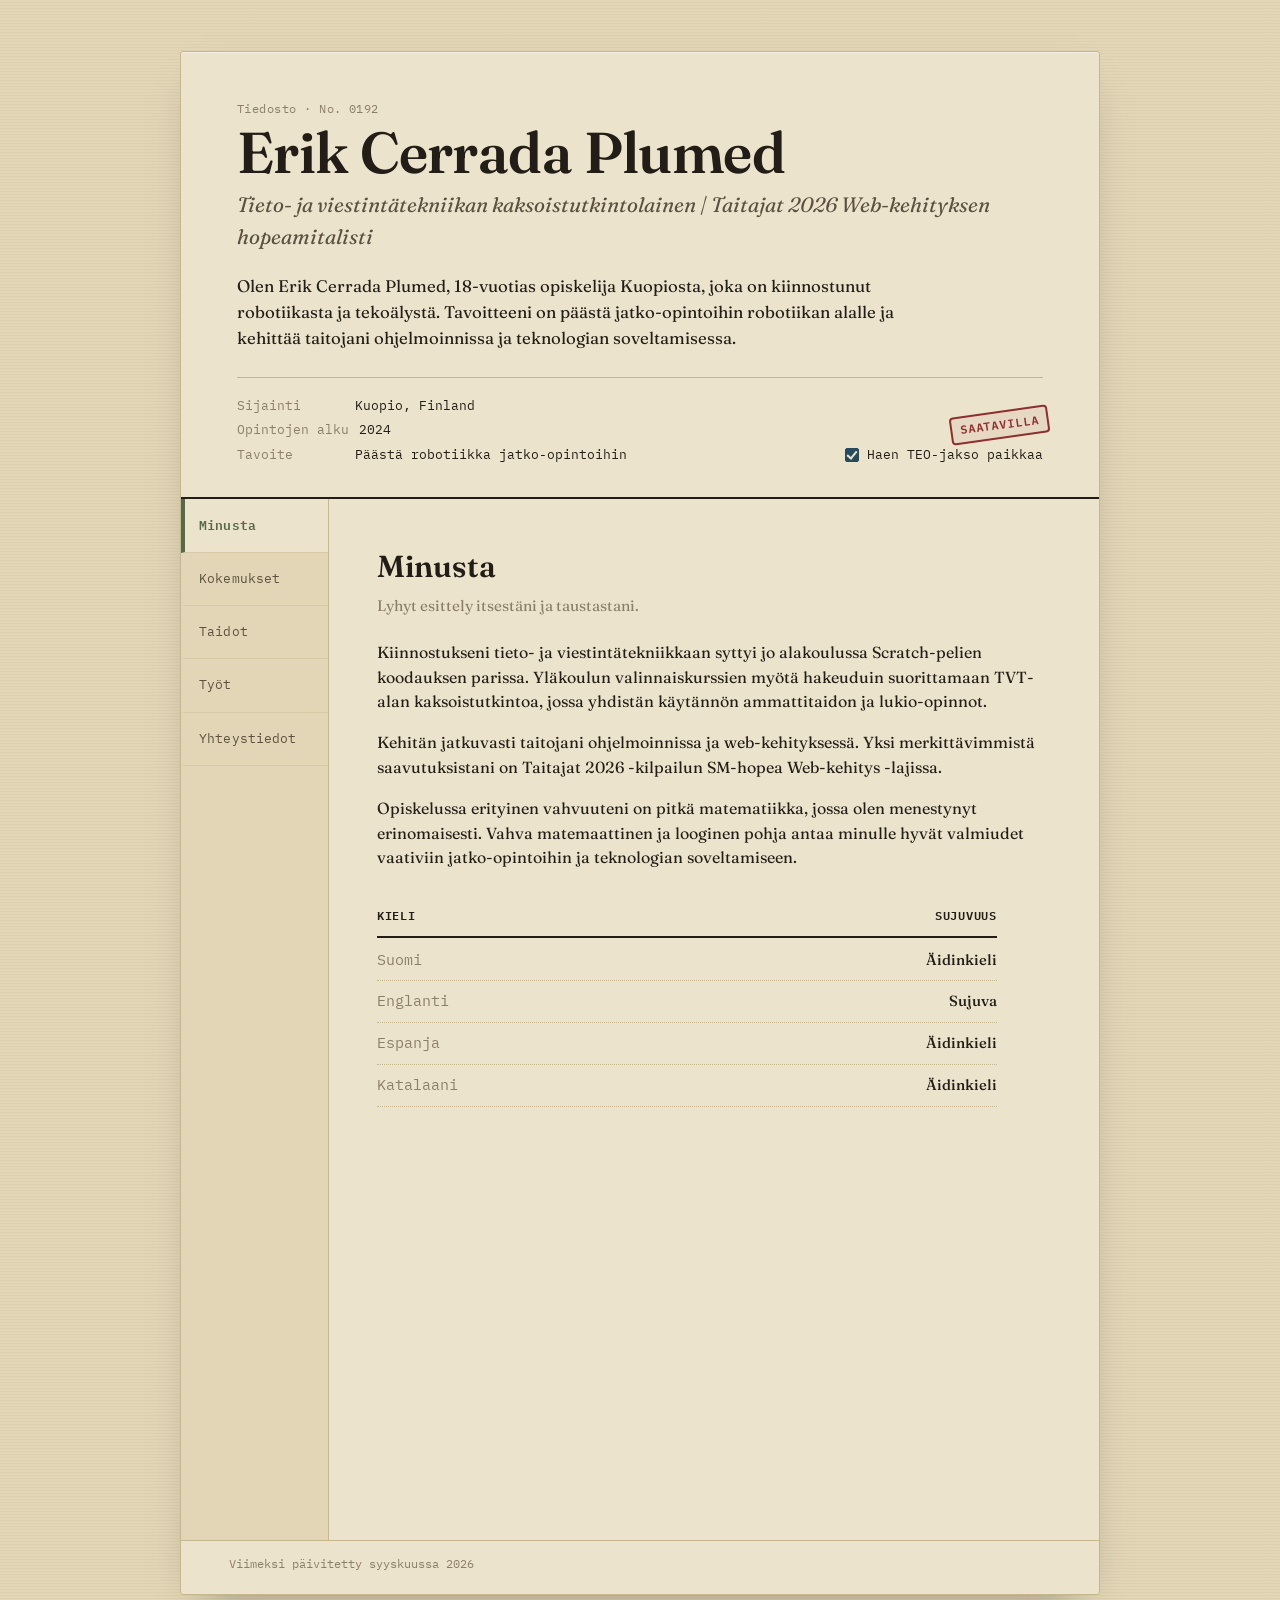
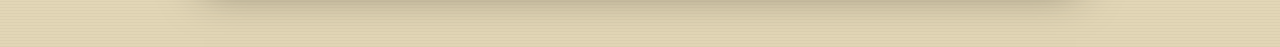
<file: portfolio/index.html>
<!DOCTYPE html>
<html lang="en">
<head>
<meta charset="UTF-8">
<meta name="viewport" content="width=device-width, initial-scale=1.0">
<title>Erik Cerrada Plumed — Tieto- ja viestintätekniikan kaksoistutkintolainen</title>
<link rel="preconnect" href="https://fonts.googleapis.com">
<link rel="preconnect" href="https://fonts.gstatic.com" crossorigin>
<link href="https://fonts.googleapis.com/css2?family=Fraunces:ital,opsz,wght@0,9..144,300;0,9..144,400;0,9..144,500;0,9..144,600;0,9..144,700;1,9..144,400;1,9..144,500&family=IBM+Plex+Mono:wght@400;500;600&display=swap" rel="stylesheet">
<link rel="stylesheet" href="style.css">
</head>
<body>
<div class="ledger">

  <!-- ============ COVER ============ -->
  <header class="cover">
    <div class="cover__id">
      <p class="cover__file">Tiedosto · No. 0192</p>
      <h1 class="cover__name">Erik&nbsp;Cerrada Plumed</h1>
      <p class="cover__role">Tieto- ja viestintätekniikan kaksoistutkintolainen | Taitajat 2026 Web-kehityksen hopeamitalisti</p>
    </div>

    <p class="cover__bio">
      Olen Erik Cerrada Plumed, 18-vuotias opiskelija Kuopiosta, joka on kiinnostunut robotiikasta ja tekoälystä. Tavoitteeni on päästä jatko-opintoihin robotiikan alalle ja kehittää taitojani ohjelmoinnissa ja teknologian soveltamisessa.
    </p>

    <div class="cover__meta">
      <dl class="factline">
        <div class="factline__row"><dt>Sijainti</dt><dd>Kuopio, Finland</dd></div>
        <div class="factline__row"><dt>Opintojen alku</dt><dd>2024</dd></div>
        <div class="factline__row"><dt>Tavoite</dt><dd>Päästä robotiikka jatko-opintoihin</dd></div>
      </dl>

      <label class="avail">
        <input
          type="checkbox"
          id="avail-toggle"
          class="avail__input"
          checked
          disabled
        >
        <span class="avail__box" aria-hidden="true"></span>
        <span class="avail__text">
          <span class="avail__on">Haen TEO-jakso paikkaa</span>
        </span>
        <span class="stamp" aria-hidden="true">Saatavilla</span>
      </label>
    </div>
  </header>

  <!-- ============ NAV + PAGES ============ -->
  <div class="body">

    <nav class="index-tabs" aria-label="CV sections">
      <label class="tab tab--profile">
        <input type="radio" name="section" id="tab-profile" checked>
        <span>Minusta</span>
      </label>
      <label class="tab tab--experience">
        <input type="radio" name="section" id="tab-experience">
        <span>Kokemukset</span>
      </label>
      <label class="tab tab--skills">
        <input type="radio" name="section" id="tab-skills">
        <span>Taidot</span>
      </label>
      <label class="tab tab--work">
        <input type="radio" name="section" id="tab-work">
        <span>Työt</span>
      </label>
      <label class="tab tab--contact">
        <input type="radio" name="section" id="tab-contact">
        <span>Yhteystiedot</span>
      </label>
    </nav>

    <main class="pages">

      <!-- ===== Minusta ===== -->
      <section class="page page--profile" id="page-profile" aria-label="Profile">
        <h2 class="page__title">Minusta</h2>

        <p class="page__lede">
          Lyhyt esittely itsestäni ja taustastani.
        </p>

        <p>
          Kiinnostukseni tieto- ja viestintätekniikkaan syttyi jo alakoulussa Scratch-pelien koodauksen parissa. Yläkoulun valinnaiskurssien myötä hakeuduin suorittamaan TVT-alan kaksoistutkintoa, jossa yhdistän käytännön ammattitaidon ja lukio-opinnot.
        </p>
        <p>
            Kehitän jatkuvasti taitojani ohjelmoinnissa ja web-kehityksessä. Yksi merkittävimmistä saavutuksistani on Taitajat 2026 -kilpailun SM-hopea Web-kehitys -lajissa.
        </p>
        <p>
            Opiskelussa erityinen vahvuuteni on pitkä matematiikka, jossa olen menestynyt erinomaisesti. Vahva matemaattinen ja looginen pohja antaa minulle hyvät valmiudet vaativiin jatko-opintoihin ja teknologian soveltamiseen.
        </p>
        <dl class="ledger-facts">
          <div class="ledger-facts__header">
            <dt>Kieli</dt>
            <dt>Sujuvuus</dt>
          </div>
          <div class="ledger-facts__row">
            <dt>Suomi</dt><dd>Äidinkieli</dd>
          </div>
          <div class="ledger-facts__row">
            <dt>Englanti</dt><dd>Sujuva</dd>
          </div>
          <div class="ledger-facts__row">
            <dt>Espanja</dt><dd>Äidinkieli</dd>
          </div>
          <div class="ledger-facts__row">
            <dt>Katalaani</dt><dd>Äidinkieli</dd>
          </div>
        </dl>
      </section>

      <!-- ===== EXPERIENCE ===== -->
      <section class="page page--experience" id="page-experience" aria-label="Experience">
        <h2 class="page__title">Kokemukset</h2>
        <p class="page__lede">Avaa merkintä ja lue, mistä siinä oikeastaan ​​oli kyse.</p>

        <div class="entries">

          <details class="entry" open>
            <summary class="entry__summary">
              <span class="entry__org">Taitajat 2026 finaali</span>
              <span class="entry__role">Hopeamitali</span>
              <span class="entry__date">2026 toukokuu</span>
            </summary>
            <div class="entry__body">
              <ul>
                <li>Pääsin finaaliin melkein huonoimmilla pisteillä, mutta harjoittelin paljon itekseen ennen finaalia ja lopulta sain hopeaa.</li>
                <li>Aamusin minulla oli lukiota ja iltasin tulin opettelemaan itekseen uusia koodi kieliä ammattikoulun puolelle.</li>
                <li>
                  <button type="button" class="certificate-button" id="open-certificate">
                    Katso todistus
                  </button>
                </li>
              </ul>
            </div>
          </details>

          <details class="entry">
            <summary class="entry__summary">
              <span class="entry__org">Pepe Utriainen</span>
              <span class="entry__role">Ruokakassi arvonta järjestelmä</span>
              <span class="entry__date">2026 toukokuu</span>
            </summary>
            <div class="entry__body">
              <ul>
                <li>Pitkän matematiikan iltalukion ja Taitaja-kilpailuihin valmistautumisen ohessa suoritin TEO-jakson, jonka aikana kehitin ruokakassien arvontajärjestelmän.</li>
                <li>Käyttäjä pystyi valitsemaan haluamansa ruoka-apukohteen ja arpomaan järjestelmän avulla itselleen ruokakassin.</li>
              </ul>
            </div>
          </details>

          <details class="entry">
            <summary class="entry__summary">
              <span class="entry__org">TCD Consulting and Research</span>
              <span class="entry__role">Resilienssikompassi</span>
              <span class="entry__date">2026 helmikuu</span>
            </summary>
            <div class="entry__body">
              <ul>
                <li>Rakensin resilienssiä arvioivan sovelluksen, joka muuttaa kyselyn arvot visuaalisiksi tuloksiksi interaktiivisen kompassin avulla.</li>
                <li>Toteutin käyttäjätunnukset ja vastaushistorian, joiden avulla käyttäjät voivat tallentaa ja tarkastella aiempia arviointejaan.</li>
                <li>Suunnittelin kaksitasoisen roolipohjaisen käyttöoikeusjärjestelmän Super Admin- ja yritysadmin-rooleilla.</li>
                <li>Toteutin yrityskohtaisen tiedoneristyksen, jotta adminit voivat käsitellä vain oman organisaationsa tietoja.</li>
                <li>Rakensin ylläpitotoiminnot käyttäjien, yritysten, käyttöoikeuksien ja järjestelmään tallennetun datan hallintaan.</li>              </ul>
            </div>
          </details>

        </div>
      </section>

      <!-- ===== SKILLS ===== -->
        <section class="page page--skills" id="page-skills" aria-label="Taidot">
        <h2 class="page__title">Taidot</h2>
        <p class="page__lede">Yhteenveto teknologioista ja taidoista, joita käytän ja kehitän aktiivisesti.</p>

        <div class="skillgroups">

            <div class="skillgroup">
            <h3 class="skillgroup__title">Ohjelmointi</h3>
            <ul class="skilllist">
                <li><span class="skill__name">JavaScript</span><span class="tally tally-5" aria-hidden="true"></span><span class="sr-only">5 / 5</span></li>
                <li><span class="skill__name">HTML &amp; CSS</span><span class="tally tally-5" aria-hidden="true"></span><span class="sr-only">5 / 5</span></li>
                <li><span class="skill__name">Vue.js</span><span class="tally tally-5" aria-hidden="true"></span><span class="sr-only">5 / 5</span></li>
                <li><span class="skill__name">PHP</span><span class="tally tally-4" aria-hidden="true"></span><span class="sr-only">4 / 5</span></li>
                <li><span class="skill__name">C#</span><span class="tally tally-2" aria-hidden="true"></span><span class="sr-only">2 / 5</span></li>
            </ul>
            </div>

            <div class="skillgroup">
            <h3 class="skillgroup__title">Backend &amp; data</h3>
            <ul class="skilllist">
                <li><span class="skill__name">Node.js / Express</span><span class="tally tally-5" aria-hidden="true"></span><span class="sr-only">5 / 5</span></li>
                <li><span class="skill__name">SQL</span><span class="tally tally-5" aria-hidden="true"></span><span class="sr-only">5 / 5</span></li>
                <li><span class="skill__name">MySQL</span><span class="tally tally-5" aria-hidden="true"></span><span class="sr-only">5 / 5</span></li>
                <li><span class="skill__name">REST API:t</span><span class="tally tally-4" aria-hidden="true"></span><span class="sr-only">4 / 5</span></li>
                <li><span class="skill__name">Tietokantojen suunnittelu</span><span class="tally tally-4" aria-hidden="true"></span><span class="sr-only">4 / 5</span></li>
            </ul>
            </div>

            <div class="skillgroup">
            <h3 class="skillgroup__title">Työkalut &amp; kehitys</h3>
            <ul class="skilllist">
                <li><span class="skill__name">Git &amp; GitHub</span><span class="tally tally-4" aria-hidden="true"></span><span class="sr-only">4 / 5</span></li>
                <li><span class="skill__name">Visual Studio Code</span><span class="tally tally-5" aria-hidden="true"></span><span class="sr-only">5 / 5</span></li>
                <li><span class="skill__name">Responsiivinen web-suunnittelu</span><span class="tally tally-4" aria-hidden="true"></span><span class="sr-only">4 / 5</span></li>
                <li><span class="skill__name">Verkot &amp; tietoturvan perusteet</span><span class="tally tally-3" aria-hidden="true"></span><span class="sr-only">3 / 5</span></li>
            </ul>
            </div>

        </div>
        </section>

      <!-- ===== WORK ===== -->
      <section class="page page--work" id="page-work" aria-label="Selected work">
        <h2 class="page__title">Työt</h2>
        <p class="page__lede">Suodata tyypin mukaan, tai jätä kaikki näkyviin.</p>

        <div class="filters" role="radiogroup" aria-label="Filter work by category">
          <label class="filter"><input type="radio" name="filter" id="filter-all" checked><span>Kaikki</span></label>
          <label class="filter"><input type="radio" name="filter" id="filter-webapp"><span>TEO-jaksot</span></label>
          <label class="filter"><input type="radio" name="filter" id="filter-system"><span>Koulutehtävät</span></label>
          <label class="filter"><input type="radio" name="filter" id="filter-experiment"><span>Omat projektit</span></label>
        </div>

        <ul class="work-grid">

          <li class="project project--no-demo" data-cat="system">
            <p class="project__tag">Koulu tehtävät</p>
            <h3 class="project__title">Työssäoppimisen hallintajärjestelmä</h3>
            <p class="project__desc">Sivusto hallitsee opiskelijoiden TEO-jaksoja, näyttöjä ja päiväkirjamerkintöjä sekä mahdollistaa niiden seurannan eri käyttäjärooleille. Adminit, opettajat, opiskelijat ja työpaikkaohjaajat voivat hallita ja tarkastella omiin tehtäviinsä liittyviä tietoja käyttöoikeuksien mukaisesti.</p>
            <div class="project__actions">
              <button type="button" class="project__instructions" data-instructions="Tällä hetkellä ei ole käyttöohjeita.">Käyttöohjeet</button>
              <p class="project__no-demo">Anteeksi, tällä hetkellä ei ole demoa.</p>
            </div>
          </li>

          <li class="project" data-cat="webapp">
            <p class="project__tag">TEO-jaksoprojekti (Keskeneräinen)</p>
            <h3 class="project__title">Resilienssikompassi</h3>
            <p class="project__desc">Sovelluksessa käyttäjä antaa ulkopuolisen kyselyn arvot ja saa vastauksistaan visuaalisen kompassituloksen. Käyttäjä voi kirjautuneena tallentaa tulokset historiaan. Järjestelmässä on Super Admin- ja yritysadmin-roolit, joiden avulla käyttäjiä, yrityksiä ja tuloksia voidaan hallita eri käyttöoikeuksilla.</p>
            <div class="project__actions">
              <button type="button" class="project__instructions" data-instructions="Demossa on vain käyttäjän näkymä.<br><b>Käyttäjänimi:</b> Test<br><b>Salasana:</b> 123">Käyttöohjeet</button>
              <a class="project__link" href="https://tvt-linux.tvtedu.fi/~213601/kompassi-project-main/kompassi-project-main/Kompassi/koodi/html/index.html" target="_blank" rel="noopener noreferrer">Näytä projekti</a>
            </div>
          </li>

          <li class="project project--no-demo" data-cat="webapp">
            <p class="project__tag">TEO-jaksoprojekti</p>
            <h3 class="project__title">Ruokakassi arvonta</h3>
            <p class="project__desc">Käyttäjä pystyi valitsemaan haluamansa ruoka-apukohteen ja arpomaan järjestelmän avulla itselleen ruokakassin. Admin pystyy hallitsemaan ruoka-apu kohteita.</p>
            <div class="project__actions">
              <button type="button" class="project__instructions" data-instructions="Tällä hetkellä ei ole käyttöohjeita.">Käyttöohjeet</button>
              <p class="project__no-demo">Anteeksi, tällä hetkellä ei ole demoa.</p>
            </div>
          </li>

          <li class="project" data-cat="experiment">
            <p class="project__tag">Oma projekti</p>
            <h3 class="project__title">Verkkokauppa</h3>
            <p class="project__desc">Verkkokauppa, jossa on käyttäjälle, pakkaajalle, kuljettajalle ja adminille näkymät ja toiminnot.</p>
            <div class="project__actions">
              <button type="button" class="project__instructions" data-instructions="Avaa verkkokauppa ja tutustu käyttäjän näkymään ja toimintoihin. Käyttäjä tekee ostoksia, pakkaaja käsittelee tilauksia, kuljettaja hoitaa toimituksia ja admin hallitsee järjestelmää. HUOM! Demossa on vain käyttäjän näkymä.">Käyttöohjeet</button>
              <a class="project__link" href="https://tvt-linux.tvtedu.fi/~213601/Verkkokauppa/Verkkokauppa/verkkokauppa.php" target="_blank" rel="noopener noreferrer">Näytä projekti</a>
            </div>
          </li>

          <li class="project" data-cat="experiment">
            <p class="project__tag">Oma projekti</p>
            <h3 class="project__title">Vanha portfolio</h3>
            <p class="project__desc">Vanha portfolio-sivuston versio.</p>
            <div class="project__actions">
              <button type="button" class="project__instructions" data-instructions="Avaa projekti ja selaa portfolion eri osioita tutustuaksesi sivuston rakenteeseen ja aiempaan toteutustapaan.">Käyttöohjeet</button>
              <a class="project__link" href="https://erik124355.github.io/" target="_blank" rel="noopener noreferrer">Näytä projekti</a>
            </div>
          </li>

        </ul>
      </section>

      <!-- ===== CONTACT ===== -->
      <section class="page page--contact" id="page-contact" aria-label="Contact">
        <h2 class="page__title">Yhteystiedot</h2>
        <p class="page__lede">Nopein tapa tavoittaa minut on sähköpostitse.</p>

        <div class="contact-row">
          <span class="contact-row__label">Email</span>
          <span class="contact-row__value" id="email-text">erik.cerradaplumed@gmail.com</span>
          <button type="button" class="contact-row__action" id="copy-email">Kopioi</button>
        </div>

        <div class="contact-row">
          <span class="contact-row__label">Muualla</span>
          <span class="contact-row__value">
            <a href="https://github.com/erik124355" target="_blank" rel="noopener noreferrer">GitHub</a>
          </span>
        </div>      
      </section>

    </main>
  </div>

  <footer class="colophon">
    <p>Viimeksi päivitetty syyskuussa 2026</p>
  </footer>

</div>

<!-- ============ INSTRUCTIONS MODAL ============ -->
<div class="instructions-modal" id="instructions-modal" hidden>
  <div class="instructions-modal__backdrop" data-close-instructions></div>

  <div
    class="instructions-modal__dialog"
    role="dialog"
    aria-modal="true"
    aria-labelledby="instructions-modal-title"
  >
    <button
      type="button"
      class="instructions-modal__close"
      data-close-instructions
      aria-label="Sulje"
    >
      ×
    </button>

    <p class="instructions-modal__label">KÄYTTÖOHJEET</p>

    <h2 id="instructions-modal-title">Projektin käyttö</h2>

    <p id="instructions-modal-text"></p>
  </div>
</div>

<!-- ============ CERTIFICATE MODAL ============ -->
<div class="certificate-modal" id="certificate-modal" hidden>
  <div class="certificate-modal__backdrop" data-close-certificate></div>

  <div class="certificate-modal__dialog" role="dialog" aria-modal="true" aria-label="Todistus">
    <button type="button" class="certificate-modal__close" data-close-certificate aria-label="Sulje">×</button>
    <img src="images/todistus.jpeg" alt="Todistus" class="certificate-modal__image">
  </div>
</div>

<script>

  (function () {
    var modal = document.getElementById('instructions-modal');
    var modalText = document.getElementById('instructions-modal-text');
    var buttons = document.querySelectorAll('.project__instructions');

    if (!modal || !modalText) return;

    function closeModal() {
      modal.hidden = true;
      document.body.classList.remove('modal-open');
    }

    buttons.forEach(function (button) {
      button.addEventListener('click', function () {
        modalText.innerHTML = button.getAttribute('data-instructions') || '';
        modal.hidden = false;
        document.body.classList.add('modal-open');
      });
    });

    modal.querySelectorAll('[data-close-instructions]').forEach(function (element) {
      element.addEventListener('click', closeModal);
    });

    document.addEventListener('keydown', function (event) {
      if (event.key === 'Escape' && !modal.hidden) closeModal();
    });
  })();

  (function () {
    var copyBtn = document.getElementById('copy-email');
    var emailText = document.getElementById('email-text');
    if (copyBtn && emailText) {
      copyBtn.addEventListener('click', function () {
        var email = emailText.textContent.trim();
        var done = function () {
          var original = copyBtn.textContent;
          copyBtn.textContent = 'Kopioitu';
          copyBtn.disabled = true;
          setTimeout(function () {
            copyBtn.textContent = original;
            copyBtn.disabled = false;
          }, 1600);
        };
        if (navigator.clipboard && navigator.clipboard.writeText) {
          navigator.clipboard.writeText(email).then(done).catch(function () {
            window.prompt('Copy this address:', email);
          });
        } else {
          window.prompt('Copy this address:', email);
        }
      });
    }
  })();

  var certificateModal = document.getElementById('certificate-modal');
  var openCertificate = document.getElementById('open-certificate');

  if (certificateModal && openCertificate) {
    openCertificate.addEventListener('click', function () {
      certificateModal.hidden = false;
      document.body.classList.add('modal-open');
    });

    certificateModal.querySelectorAll('[data-close-certificate]').forEach(function (element) {
      element.addEventListener('click', function () {
        certificateModal.hidden = true;
        document.body.classList.remove('modal-open');
      });
    });
  }
</script>

</body>
</html>
</file>
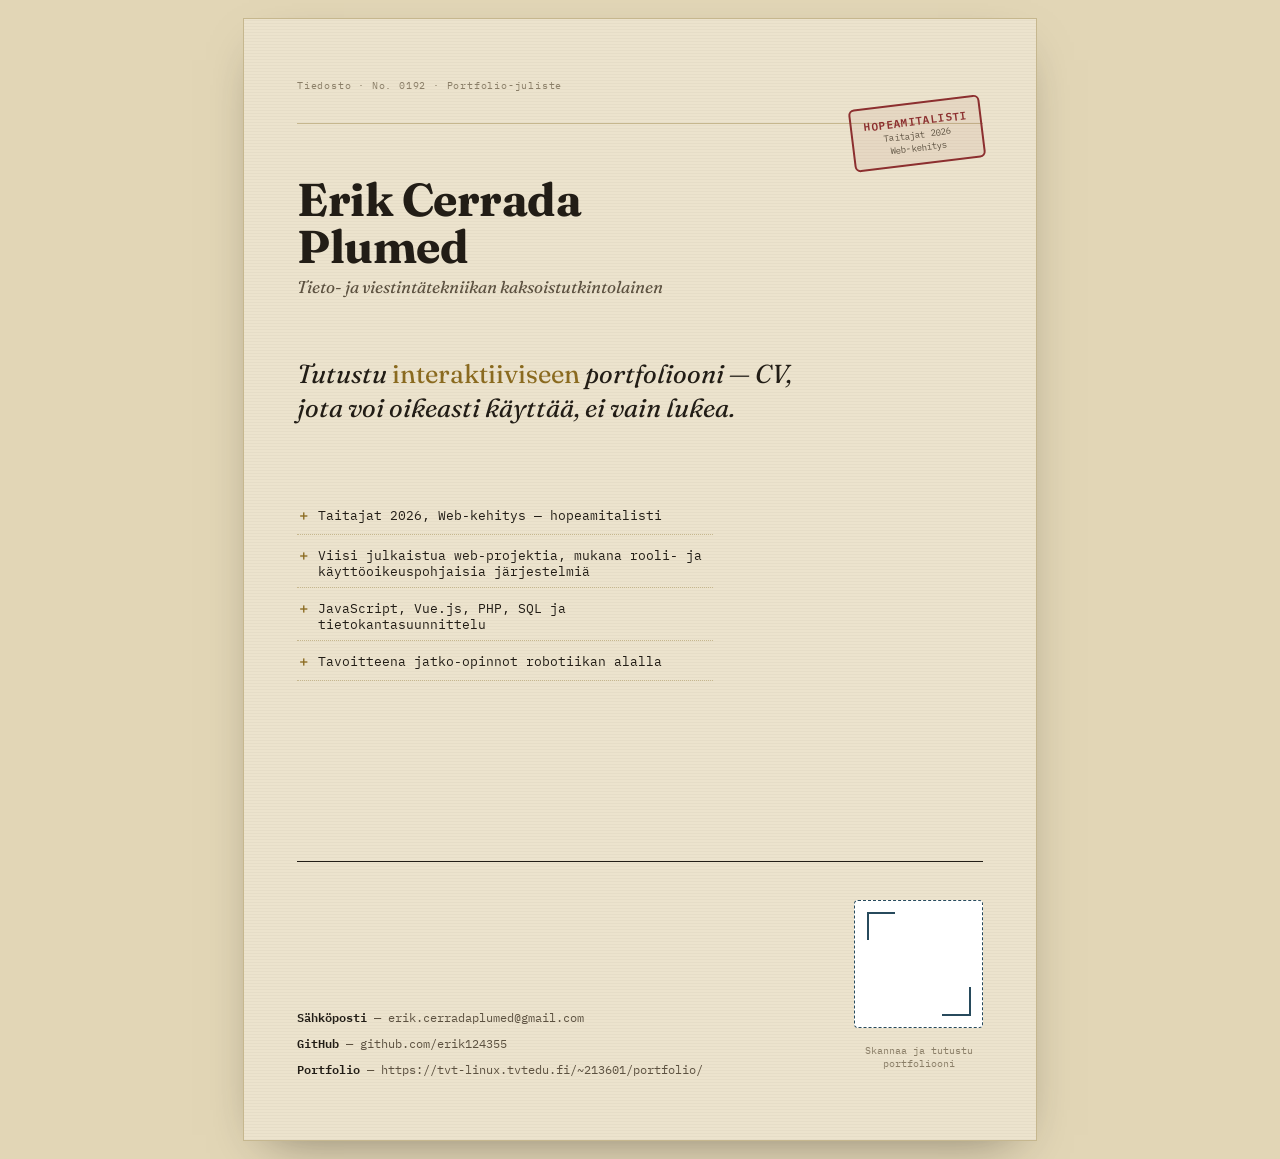
<file: portfolio/poster.html>
<!DOCTYPE html>
<html lang="fi">
<head>
<meta charset="UTF-8">
<meta name="viewport" content="width=device-width, initial-scale=1.0">
<title>Erik Cerrada Plumed — Portfolio-juliste</title>
<link rel="preconnect" href="https://fonts.googleapis.com">
<link rel="preconnect" href="https://fonts.gstatic.com" crossorigin>
<link href="https://fonts.googleapis.com/css2?family=Fraunces:ital,opsz,wght@0,9..144,300;0,9..144,400;0,9..144,500;0,9..144,600;0,9..144,700;0,9..144,900;1,9..144,400;1,9..144,500&family=IBM+Plex+Mono:wght@400;500;600&display=swap" rel="stylesheet">
<style>

  /*
    HOW TO USE THIS FILE
    - Open it in a browser and print (Ctrl/Cmd P) → it's set up for A4.
    - Swap the QR code: replace the placeholder box in .qr__box with
      <img src="qr.png" alt="QR-koodi portfolioon"> once you have the real code.
    - Swap the URL text under the QR box with your actual portfolio address.
  */

  :root {
    --paper: #ece3cd;
    --paper-deep: #e2d6b6;
    --rule: #c6b78e;
    --ink: #221d16;
    --ink-soft: #5c5140;
    --ink-faint: #8b7f68;

    --tab-work: #8a6a1f;
    --tab-skills: #274a5c;
    --red: #8c2f2f;
    --blue: #274a5c;

    --font-display: "Fraunces", Georgia, "Times New Roman", serif;
    --font-mono: "IBM Plex Mono", "Courier New", monospace;
  }

  * { box-sizing: border-box; }

  html, body {
    margin: 0;
    background: var(--paper-deep);
    font-family: var(--font-display);
    color: var(--ink);
  }

  body {
    display: flex;
    justify-content: center;
    padding: 18px;
  }

  .poster {
    position: relative;
    width: 210mm;
    height: 297mm;
    background: var(--paper);
    border: 1px solid var(--rule);
    box-shadow: 0 18px 50px -24px rgba(34,29,22,0.55);
    padding: 16mm 14mm;
    display: flex;
    flex-direction: column;
    overflow: hidden;
    background-image:
      repeating-linear-gradient(
        0deg,
        rgba(0,0,0,0.028) 0px,
        rgba(0,0,0,0.028) 1px,
        transparent 1px,
        transparent 3px
      );
  }

  /* ---------- header / file tag ---------- */

  .poster__file {
    margin: 0;
    font-family: var(--font-mono);
    font-size: 10px;
    letter-spacing: 0.08em;
    color: var(--ink-faint);
    border-bottom: 1px solid var(--rule);
    padding-bottom: 8mm;
  }

  /* ---------- achievement stamp ---------- */

  .stamp {
    position: absolute;
    top: 22mm;
    right: 14mm;
    font-family: var(--font-mono);
    font-size: 11px;
    font-weight: 600;
    line-height: 1.4;
    letter-spacing: 0.04em;
    text-transform: uppercase;
    color: var(--red);
    border: 2px solid var(--red);
    border-radius: 6px;
    padding: 8px 12px;
    transform: rotate(-7deg);
    background: rgba(140,47,47,0.06);
    text-align: center;
  }

  .stamp small {
    display: block;
    font-size: 9px;
    font-weight: 400;
    letter-spacing: 0.02em;
    text-transform: none;
    color: var(--ink-soft);
    margin-top: 2px;
  }

  /* ---------- name block ---------- */

  .poster__name-block {
    margin-top: 14mm;
    max-width: 130mm;
  }

  .poster__name {
    margin: 0;
    font-weight: 700;
    font-size: 46px;
    line-height: 1.02;
    letter-spacing: -0.01em;
  }

  .poster__role {
    margin: 6px 0 0;
    font-style: italic;
    font-weight: 400;
    font-size: 17px;
    color: var(--ink-soft);
  }

  /* ---------- pitch ---------- */

  .poster__pitch {
    margin-top: 16mm;
    max-width: 140mm;
    font-style: italic;
    font-weight: 400;
    font-size: 26px;
    line-height: 1.3;
    color: var(--ink);
  }

  .poster__pitch em {
    font-style: normal;
    color: var(--tab-work);
  }

  /* ---------- highlights ---------- */

  .highlights {
    margin-top: 14mm;
    display: grid;
    gap: 9px;
    max-width: 110mm;
  }

  .highlights__row {
    display: flex;
    align-items: baseline;
    gap: 8px;
    padding-bottom: 8px;
    border-bottom: 1px dotted var(--rule);
    font-family: var(--font-mono);
    font-size: 12.5px;
  }

  .highlights__row span.mark {
    color: var(--tab-work);
    font-weight: 600;
  }

  /* ---------- spacer pushes footer block down ---------- */

  .poster__spacer { flex: 1; }

  /* ---------- QR + footer row ---------- */

  .footer-row {
    display: flex;
    align-items: flex-end;
    justify-content: space-between;
    gap: 12mm;
    border-top: 1px solid var(--ink);
    padding-top: 10mm;
  }

  .footer-contact {
    font-family: var(--font-mono);
    font-size: 12px;
    color: var(--ink-soft);
    display: grid;
    gap: 6px;
  }

  .footer-contact strong {
    color: var(--ink);
    font-weight: 600;
  }

  .qr-block {
    display: flex;
    flex-direction: column;
    align-items: center;
    gap: 6px;
    flex: none;
  }

  .qr__box {
    width: 34mm;
    height: 34mm;
    background: #fff;
    border: 1.5px dashed var(--tab-skills);
    border-radius: 4px;
    position: relative;
  }

  /* decorative corner marks, just to signal "QR goes here" */
  .qr__box::before,
  .qr__box::after {
    content: "";
    position: absolute;
    width: 7mm;
    height: 7mm;
    border: 2.5px solid var(--tab-skills);
  }
  .qr__box::before { top: 3mm; left: 3mm; border-right: none; border-bottom: none; }
  .qr__box::after   { bottom: 3mm; right: 3mm; border-left: none; border-top: none; }

  .qr__label {
    font-family: var(--font-mono);
    font-size: 9.5px;
    color: var(--ink-faint);
    text-align: center;
    max-width: 34mm;
  }

  .qr__url {
    font-family: var(--font-mono);
    font-size: 10.5px;
    font-weight: 600;
    color: var(--blue);
    text-align: center;
  }

  /* ---------- print ---------- */

  @page {
    size: A4;
    margin: 0;
  }

  @media print {
    html, body {
      background: #fff;
      padding: 0;
    }

    .poster {
      width: 210mm;
      height: 297mm;
      box-shadow: none;
      border: none;
    }
  }

  @media screen and (max-width: 850px) {
    .poster {
      width: 100%;
      height: auto;
      min-height: 140vw;
    }
  }

</style>
</head>
<body>

<div class="poster">

  <p class="poster__file">Tiedosto · No. 0192 · Portfolio-juliste</p>

  <div class="stamp">
    Hopeamitalisti
    <small>Taitajat 2026<br>Web-kehitys</small>
  </div>

  <div class="poster__name-block">
    <h1 class="poster__name">Erik&nbsp;Cerrada<br>Plumed</h1>
    <p class="poster__role">Tieto- ja viestintätekniikan kaksoistutkintolainen</p>
  </div>

  <p class="poster__pitch">
    Tutustu <em>interaktiiviseen</em> portfoliooni — CV, jota voi oikeasti käyttää, ei vain lukea.
  </p>

  <div class="highlights">
    <div class="highlights__row"><span class="mark">＋</span> Taitajat 2026, Web-kehitys — hopeamitalisti</div>
    <div class="highlights__row"><span class="mark">＋</span> Viisi julkaistua web-projektia, mukana rooli- ja käyttöoikeuspohjaisia järjestelmiä</div>
    <div class="highlights__row"><span class="mark">＋</span> JavaScript, Vue.js, PHP, SQL ja tietokantasuunnittelu</div>
    <div class="highlights__row"><span class="mark">＋</span> Tavoitteena jatko-opinnot robotiikan alalla</div>
  </div>

  <div class="poster__spacer"></div>

  <div class="footer-row">
    <div class="footer-contact">
      <div><strong>Sähköposti</strong> — erik.cerradaplumed@gmail.com</div>
      <div><strong>GitHub</strong> — github.com/erik124355</div>
      <div><strong>Portfolio</strong> — https://tvt-linux.tvtedu.fi/~213601/portfolio/</div>
    </div>

    <div class="qr-block">
      <div class="qr__box" aria-hidden="true">
        <!-- Replace this div's contents with:
             <img src="qr.png" alt="QR-koodi portfolioon" style="width:100%;height:100%;object-fit:contain;">
        -->
      </div>
      <p class="qr__label">Skannaa ja tutustu portfoliooni</p>
    </div>
  </div>

</div>

</body>
</html>
</file>
<file: portfolio/style.css>
/* =========================================================
   Ledger — an interactive CV styled as a personnel file
   ========================================================= */

:root {
  --paper: #ece3cd;
  --paper-deep: #e2d6b6;
  --rule: #c6b78e;
  --rule-soft: #d8cba3;
  --ink: #221d16;
  --ink-soft: #5c5140;
  --ink-faint: #8b7f68;

  --tab-profile: #56694a;
  --tab-experience: #8a4326;
  --tab-skills: #274a5c;
  --tab-work: #8a6a1f;
  --tab-contact: #55345f;

  --red: #8c2f2f;
  --blue: #274a5c;

  --font-display: "Fraunces", Georgia, "Times New Roman", serif;
  --font-body: "Fraunces", Georgia, "Times New Roman", serif;
  --font-mono: "IBM Plex Mono", "Courier New", monospace;

  --radius: 3px;
}

* { box-sizing: border-box; }

@media (prefers-reduced-motion: reduce) {
  *, *::before, *::after {
    animation-duration: 0.001ms !important;
    animation-iteration-count: 1 !important;
    transition-duration: 0.001ms !important;
  }
}

html {
  color-scheme: light;
}

body {
  margin: 0;
  padding: clamp(20px, 4vw, 56px) clamp(14px, 5vw, 32px);
  background: var(--paper-deep);
  background-image:
    repeating-linear-gradient(
      0deg,
      rgba(0,0,0,0.028) 0px,
      rgba(0,0,0,0.028) 1px,
      transparent 1px,
      transparent 3px
    );
  font-family: var(--font-body);
  color: var(--ink);
  line-height: 1.55;
  -webkit-font-smoothing: antialiased;
}

.sr-only {
  position: absolute;
  width: 1px; height: 1px;
  padding: 0; margin: -1px;
  overflow: hidden;
  clip: rect(0,0,0,0);
  white-space: nowrap;
  border: 0;
}

a { color: var(--blue); text-decoration-thickness: 1px; text-underline-offset: 2px; }
a:hover { color: var(--red); }

/* ---------------------------------------------------------
   The ledger shell
   --------------------------------------------------------- */

.ledger {
  max-width: 920px;
  margin: 0 auto;
  background: var(--paper);
  border: 1px solid var(--rule);
  border-radius: var(--radius);
  box-shadow: 0 1px 0 rgba(255,255,255,0.4) inset, 0 18px 40px -24px rgba(34,29,22,0.5);
  animation: settle 0.5s ease both;
}

@keyframes settle {
  from { opacity: 0; transform: translateY(10px) scale(0.995); }
  to   { opacity: 1; transform: translateY(0) scale(1); }
}

/* ---------------------------------------------------------
   Cover
   --------------------------------------------------------- */

.cover {
  padding: clamp(24px, 5vw, 48px) clamp(24px, 6vw, 56px) clamp(20px, 4vw, 32px);
  border-bottom: 2px solid var(--ink);
}

.cover__file {
  margin: 0 0 6px;
  font-family: var(--font-mono);
  font-size: 0.72rem;
  letter-spacing: 0.04em;
  color: var(--ink-faint);
}

.cover__name {
  margin: 0;
  font-family: var(--font-display);
  font-weight: 600;
  font-optical-sizing: auto;
  font-size: clamp(2.4rem, 6vw, 3.6rem);
  line-height: 1.02;
  letter-spacing: -0.01em;
}

.cover__role {
  margin: 6px 0 0;
  font-family: var(--font-display);
  font-style: italic;
  font-weight: 400;
  font-size: clamp(1.05rem, 2vw, 1.3rem);
  color: var(--ink-soft);
}

.cover__bio {
  max-width: 62ch;
  margin: 20px 0 0;
  font-size: 1.05rem;
  color: var(--ink);
}

.cover__meta {
  display: flex;
  flex-wrap: wrap;
  align-items: flex-end;
  justify-content: space-between;
  gap: 20px;
  margin-top: 26px;
  padding-top: 18px;
  border-top: 1px solid var(--rule);
}

.factline {
  margin: 0;
  display: grid;
  gap: 4px;
}

.factline__row {
  display: flex;
  gap: 10px;
  font-family: var(--font-mono);
  font-size: 0.82rem;
}

.factline__row dt {
  color: var(--ink-faint);
  min-width: 108px;
}

.factline__row dd {
  margin: 0;
  color: var(--ink);
}

/* Availability toggle + stamp -------------------------------------- */

.avail {
  position: relative;
  display: inline-flex;
  align-items: center;
  gap: 8px;
  cursor: pointer;
  font-family: var(--font-mono);
  font-size: 0.8rem;
  user-select: none;
}

.avail__input {
  position: absolute;
  opacity: 0;
  width: 1px; height: 1px;
}

.avail__box {
  width: 14px; height: 14px;
  border: 1.5px solid var(--ink);
  border-radius: 2px;
  flex: none;
  position: relative;
}

.avail:has(.avail__input:checked) .avail__box {
  background: var(--blue);
  border-color: var(--blue);
}

.avail:has(.avail__input:checked) .avail__box::after {
  content: "";
  position: absolute;
  left: 3px; top: 0px;
  width: 4px; height: 8px;
  border: solid var(--paper);
  border-width: 0 2px 2px 0;
  transform: rotate(40deg);
}

.avail__off { display: inline; }
.avail__on { display: none; }
.avail:has(.avail__input:checked) .avail__off { display: none; }
.avail:has(.avail__input:checked) .avail__on { display: inline; }

.avail__input:focus-visible ~ .avail__box {
  outline: 2px solid var(--blue);
  outline-offset: 2px;
}

.stamp {
  position: absolute;
  right: -6px;
  top: -34px;
  font-family: var(--font-mono);
  font-size: 0.72rem;
  font-weight: 600;
  letter-spacing: 0.08em;
  text-transform: uppercase;
  color: var(--red);
  border: 2px solid var(--red);
  border-radius: 4px;
  padding: 3px 8px;
  transform: rotate(-8deg) scale(0.7);
  opacity: 0;
  transition: opacity 0.25s ease, transform 0.25s ease;
  pointer-events: none;
  background: rgba(140,47,47,0.06);
}

.avail:has(.avail__input:checked) .stamp {
  opacity: 1;
  transform: rotate(-8deg) scale(1);
}

/* ---------------------------------------------------------
   Body: index tabs + pages
   --------------------------------------------------------- */

.body {
  display: grid;
  grid-template-columns: 148px 1fr;
}

.index-tabs {
  display: flex;
  flex-direction: column;
  border-right: 1px solid var(--rule);
  background: var(--paper-deep);
}

.tab {
  display: flex;
  align-items: center;
  padding: 16px 14px;
  font-family: var(--font-mono);
  font-size: 0.82rem;
  letter-spacing: 0.01em;
  color: var(--ink-soft);
  cursor: pointer;
  border-bottom: 1px solid var(--rule-soft);
  border-left: 4px solid transparent;
  transition: background 0.15s ease, color 0.15s ease, border-color 0.15s ease;
}

.tab input {
  position: absolute;
  opacity: 0;
  width: 1px; height: 1px;
}

.tab:hover { background: rgba(0,0,0,0.03); }

.tab--profile:has(input:checked)    { border-left-color: var(--tab-profile);    color: var(--tab-profile);    background: var(--paper); }
.tab--experience:has(input:checked) { border-left-color: var(--tab-experience); color: var(--tab-experience); background: var(--paper); }
.tab--skills:has(input:checked)     { border-left-color: var(--tab-skills);     color: var(--tab-skills);     background: var(--paper); }
.tab--work:has(input:checked)       { border-left-color: var(--tab-work);       color: var(--tab-work);       background: var(--paper); }
.tab--contact:has(input:checked)    { border-left-color: var(--tab-contact);    color: var(--tab-contact);    background: var(--paper); }

.tab:has(input:checked) { font-weight: 600; }

.tab input:focus-visible {
  outline: none;
}
.tab:has(input:focus-visible) {
  box-shadow: inset 0 0 0 2px var(--blue);
}

/* Pages, stacked and cross-faded ----------------------------------- */

.pages {
  display: grid;
  padding: clamp(22px, 4vw, 44px) clamp(20px, 5vw, 48px);
}

.page {
  grid-area: 1 / 1;
  opacity: 0;
  visibility: hidden;
  transition: opacity 0.2s ease;
  pointer-events: none;
}

.ledger:has(#tab-profile:checked)    .page--profile,
.ledger:has(#tab-experience:checked) .page--experience,
.ledger:has(#tab-skills:checked)     .page--skills,
.ledger:has(#tab-work:checked)       .page--work,
.ledger:has(#tab-contact:checked)    .page--contact {
  opacity: 1;
  visibility: visible;
  pointer-events: auto;
}

.page__title {
  margin: 0 0 4px;
  font-family: var(--font-display);
  font-weight: 600;
  font-size: clamp(1.5rem, 3vw, 1.9rem);
}

.page__lede {
  margin: 0 0 22px;
  color: var(--ink-faint);
  font-size: 0.95rem;
}

.page p {
  max-width: 68ch;
}

/* Ledger fact rows (Profile page) ----------------------------------- */

.ledger-facts {
  margin: 26px 0 0;
  display: grid;
  gap: 0;
  max-width: 62ch;
}

.ledger-facts__row {
  display: flex;
  align-items: baseline;
  gap: 6px;
  padding: 9px 0;
  border-bottom: 1px dotted var(--rule);
  font-size: 0.92rem;
}

.ledger-facts__row dt {
  font-family: var(--font-mono);
  color: var(--ink-faint);
  white-space: nowrap;
}

.ledger-facts__row dd {
  margin: 0 0 0 auto;
  text-align: right;
  font-weight: 500;
}

.ledger-facts__header {
  display: flex;
  align-items: center;
  justify-content: space-between;
  padding: 10px 0;
  margin-bottom: 2px;
  border-bottom: 2px solid var(--ink);
  font-family: var(--font-mono);
  font-size: 0.78rem;
  font-weight: 600;
  letter-spacing: 0.06em;
  text-transform: uppercase;
}

.ledger-facts__header dt {
  color: var(--ink);
}

.ledger-facts__header dd {
  margin: 0;
  color: var(--ink-faint);
}

/* ---------------------------------------------------------
   Experience entries
   --------------------------------------------------------- */

.entries {
  display: grid;
  gap: 10px;
  max-width: 68ch;
}

.entry {
  border: 1px solid var(--rule);
  border-radius: var(--radius);
  background: rgba(255,255,255,0.25);
}

.entry__summary {
  list-style: none;
  display: flex;
  flex-wrap: wrap;
  align-items: baseline;
  gap: 4px 14px;
  padding: 14px 16px;
  cursor: pointer;
  position: relative;
}

.entry__summary::-webkit-details-marker { display: none; }

.entry__summary::after {
  content: "+";
  position: absolute;
  right: 16px;
  top: 12px;
  font-family: var(--font-mono);
  font-size: 1.1rem;
  color: var(--ink-faint);
  transition: transform 0.15s ease;
}

.entry[open] .entry__summary::after {
  content: "–";
}

.entry__org {
  font-weight: 600;
  font-size: 1.02rem;
}

.entry__role {
  color: var(--ink-soft);
  font-style: italic;
}

.entry__date {
  margin-left: auto;
  font-family: var(--font-mono);
  font-size: 0.78rem;
  color: var(--ink-faint);
  padding-right: 24px;
}

.entry__body {
  padding: 0 16px 16px 16px;
  border-top: 1px dotted var(--rule);
  margin-top: 2px;
  padding-top: 12px;
}

.entry__body ul {
  margin: 0;
  padding-left: 1.1em;
  display: grid;
  gap: 8px;
}

.entry__body li {
  font-size: 0.95rem;
}

/* ---------------------------------------------------------
   Skills
   --------------------------------------------------------- */

.skillgroups {
  display: grid;
  grid-template-columns: repeat(auto-fit, minmax(220px, 1fr));
  gap: 28px;
}

.skillgroup__title {
  margin: 0 0 10px;
  font-family: var(--font-mono);
  font-size: 0.82rem;
  color: var(--tab-skills);
  font-weight: 600;
}

.skilllist {
  list-style: none;
  margin: 0;
  padding: 0;
  display: grid;
  gap: 10px;
}

.skilllist li {
  display: flex;
  align-items: center;
  justify-content: space-between;
  gap: 10px;
  padding-bottom: 8px;
  border-bottom: 1px dotted var(--rule);
  font-size: 0.92rem;
}

/* Tally marks: four uprights, the fifth crosses them */

.tally {
  --marks: 4;
  display: inline-flex;
  gap: 3px;
  align-items: flex-end;
  height: 16px;
  position: relative;
  flex: none;
}

.tally::before {
  content: "";
  display: block;
  width: 2px;
  height: 14px;
  background: var(--ink-faint);
  box-shadow:
    5px 0 0 var(--ink-faint),
    10px 0 0 var(--ink-faint),
    15px 0 0 var(--ink-faint);
  width: 2px;
}

.tally-1::before { box-shadow: none; }
.tally-2::before { box-shadow: 5px 0 0 var(--ink-faint); }
.tally-3::before { box-shadow: 5px 0 0 var(--ink-faint), 10px 0 0 var(--ink-faint); }
.tally-4::before { box-shadow: 5px 0 0 var(--ink-faint), 10px 0 0 var(--ink-faint), 15px 0 0 var(--ink-faint); }

.tally-5 { width: 21px; }
.tally-5::before {
  box-shadow: 5px 0 0 var(--ink-faint), 10px 0 0 var(--ink-faint), 15px 0 0 var(--ink-faint);
}
.tally-5::after {
  content: "";
  position: absolute;
  left: -2px;
  top: 6px;
  width: 22px;
  height: 2px;
  background: var(--red);
  transform: rotate(-24deg);
}

/* ---------------------------------------------------------
   Work / filters / project grid
   --------------------------------------------------------- */

.filters {
  display: flex;
  flex-wrap: wrap;
  gap: 8px;
  margin-bottom: 22px;
}

.filter {
  cursor: pointer;
}

.filter input {
  position: absolute;
  opacity: 0;
  width: 1px; height: 1px;
}

.filter span {
  display: inline-block;
  padding: 6px 12px;
  border: 1px solid var(--rule);
  border-radius: 999px;
  font-family: var(--font-mono);
  font-size: 0.78rem;
  color: var(--ink-soft);
  transition: background 0.15s ease, color 0.15s ease, border-color 0.15s ease;
}

.filter:hover span { border-color: var(--tab-work); }

.filter:has(input:checked) span {
  background: var(--tab-work);
  border-color: var(--tab-work);
  color: var(--paper);
}

.filter:has(input:focus-visible) span {
  box-shadow: 0 0 0 2px var(--blue);
}

.work-grid {
  list-style: none;
  margin: 0;
  padding: 0;
  display: grid;
  grid-template-columns: repeat(auto-fit, minmax(240px, 1fr));
  gap: 16px;
}

.project {
  border: 1px solid var(--rule);
  border-radius: var(--radius);
  padding: 16px;
  background: rgba(255,255,255,0.25);
}

.project__tag {
  margin: 0 0 8px;
  font-family: var(--font-mono);
  font-size: 0.72rem;
  color: var(--tab-work);
}

.project__title {
  margin: 0 0 6px;
  font-family: var(--font-display);
  font-size: 1.1rem;
  font-weight: 600;
}

.project__desc {
  margin: 0 0 12px;
  font-size: 0.9rem;
  color: var(--ink-soft);
}

.project__link {
  font-family: var(--font-mono);
  font-size: 0.8rem;
}

/* Hide non-matching projects when a filter other than "all" is active */
.page--work:has(#filter-webapp:checked) .project:not([data-cat="webapp"]) { display: none; }
.page--work:has(#filter-system:checked) .project:not([data-cat="system"]) { display: none; }
.page--work:has(#filter-experiment:checked) .project:not([data-cat="experiment"]) { display: none; }

/* ---------------------------------------------------------
   Contact
   --------------------------------------------------------- */

.contact-row {
  display: flex;
  flex-wrap: wrap;
  align-items: center;
  gap: 8px 16px;
  padding: 14px 0;
  border-bottom: 1px dotted var(--rule);
  max-width: 68ch;
}

.contact-row__label {
  font-family: var(--font-mono);
  font-size: 0.78rem;
  color: var(--ink-faint);
  min-width: 90px;
}

.contact-row__value {
  font-size: 0.98rem;
}

.contact-row__action {
  margin-left: auto;
  font-family: var(--font-mono);
  font-size: 0.78rem;
  color: var(--blue);
  background: transparent;
  border: 1px solid var(--blue);
  border-radius: 999px;
  padding: 6px 14px;
  cursor: pointer;
  transition: background 0.15s ease, color 0.15s ease;
}

.contact-row__action:hover { background: var(--blue); color: var(--paper); }
.contact-row__action:disabled { opacity: 0.6; cursor: default; }

.contact-note {
  margin-top: 18px;
  max-width: 58ch;
  font-size: 0.85rem;
  color: var(--ink-faint);
}

/* ---------------------------------------------------------
   Colophon
   --------------------------------------------------------- */

.colophon {
  padding: 14px clamp(20px, 5vw, 48px) 22px;
  border-top: 1px solid var(--rule);
}

.colophon p {
  margin: 0;
  font-family: var(--font-mono);
  font-size: 0.72rem;
  color: var(--ink-faint);
}

/* ---------------------------------------------------------
   Responsive
   --------------------------------------------------------- */

@media (max-width: 700px) {
  .body {
    grid-template-columns: 1fr;
  }

  .index-tabs {
    flex-direction: row;
    overflow-x: auto;
    border-right: none;
    border-bottom: 1px solid var(--rule);
    -webkit-overflow-scrolling: touch;
  }

  .tab {
    border-bottom: none;
    border-left: none;
    border-top: 4px solid transparent;
    white-space: nowrap;
  }

  .tab--profile:has(input:checked)    { border-top-color: var(--tab-profile); }
  .tab--experience:has(input:checked) { border-top-color: var(--tab-experience); }
  .tab--skills:has(input:checked)     { border-top-color: var(--tab-skills); }
  .tab--work:has(input:checked)       { border-top-color: var(--tab-work); }
  .tab--contact:has(input:checked)    { border-top-color: var(--tab-contact); }

  .cover__meta {
    align-items: flex-start;
    flex-direction: column;
  }

  .entry__date { padding-right: 26px; }
}

/* ---------------------------------------------------------
   Print: flatten into a plain single-page CV
   --------------------------------------------------------- */

@media print {
  body {
    background: #fff;
    background-image: none;
    padding: 0;
    color: #111;
  }

  .ledger {
    max-width: none;
    border: none;
    box-shadow: none;
    animation: none;
  }

  .index-tabs,
  .filters,
  .stamp,
  .avail,
  .contact-row__action,
  .colophon {
    display: none !important;
  }

  .body {
    display: block;
  }

  .pages {
    display: block;
    padding: 0;
  }

  .page {
    display: block !important;
    position: static;
    opacity: 1 !important;
    visibility: visible !important;
    page-break-inside: avoid;
    padding: 0 0 22px;
  }

  .entry {
    border: none;
    border-bottom: 1px solid #ccc;
    border-radius: 0;
    background: none;
    page-break-inside: avoid;
  }

  .entry:not([open]) > *:not(summary),
  .entry__body {
    display: block !important;
  }

  .entry__summary::after { display: none; }

  .work-grid {
    display: block;
  }

  .project {
    border: none;
    border-bottom: 1px solid #ccc;
    border-radius: 0;
    page-break-inside: avoid;
  }

  a { color: #111; text-decoration: none; }
}

@media (max-width: 600px) {
  .avail {
    display: grid;
    grid-template-columns: auto 1fr;
    gap: 0.5rem;
    align-items: center;
  }

  .stamp {
    position: static;
    grid-column: 1 / -1;
    justify-self: start;
    margin-top: 0.5rem;
  }

  .avail__text {
    min-width: 0;
  }
}
/* ---------------------------------------------------------
   Instructions modal
   --------------------------------------------------------- */

body.modal-open {
  overflow: hidden;
}

.instructions-modal {
  position: fixed;
  inset: 0;
  z-index: 1000;
  display: flex;
  align-items: center;
  justify-content: center;
  padding: 24px;
}

.instructions-modal[hidden] {
  display: none;
}

.instructions-modal__backdrop {
  position: absolute;
  inset: 0;
  background: rgba(34, 29, 22, 0.45);
}

.instructions-modal__dialog {
  position: relative;
  z-index: 1;
  width: min(520px, 100%);
  padding: 28px;
  background: var(--paper);
  border: 1px solid var(--rule);
  border-radius: var(--radius);
  box-shadow: 0 18px 50px rgba(34, 29, 22, 0.3);
}

.instructions-modal__label {
  margin: 0 0 4px;
  font-family: var(--font-mono);
  font-size: 0.72rem;
  letter-spacing: 0.08em;
  color: var(--ink-faint);
}

.instructions-modal__dialog h2 {
  margin: 0 0 14px;
  font-family: var(--font-display);
  font-size: 1.6rem;
}

.instructions-modal__dialog p:last-child {
  margin: 0;
  color: var(--ink-soft);
}

.instructions-modal__close {
  position: absolute;
  top: 12px;
  right: 14px;
  border: 0;
  background: transparent;
  color: var(--ink-soft);
  font-family: var(--font-mono);
  font-size: 1.5rem;
  line-height: 1;
  cursor: pointer;
}

.instructions-modal__close:hover {
  color: var(--red);
}

.project__instructions {
  margin-right: 10px;
  padding: 0;
  border: 0;
  background: none;
  color: var(--blue);
  font-family: var(--font-mono);
  font-size: 0.8rem;
  text-decoration: underline;
  text-decoration-thickness: 1px;
  text-underline-offset: 2px;
  cursor: pointer;
}

.project__instructions:hover {
  color: var(--red);
}

/* Project actions */
.project__actions {
  display: flex;
  flex-wrap: wrap;
  align-items: center;
  gap: 10px;
  margin-top: 12px;
}

.project__no-demo {
  margin: 0;
  padding: 5px 12px;
  border: 1px dashed var(--rule);
  border-radius: 999px;
  color: var(--ink-faint);
  font-family: var(--font-mono);
  font-size: 0.76rem;
  font-style: italic;
}

.certificate-button {
  padding: 5px 12px;
  border: 1px solid var(--blue);
  border-radius: 999px;
  background: transparent;
  color: var(--blue);
  font-family: var(--font-mono);
  cursor: pointer;
}

.certificate-button:hover {
  background: var(--blue);
  color: var(--paper);
}

.certificate-modal {
  position: fixed;
  inset: 0;
  z-index: 1000;
  display: flex;
  align-items: center;
  justify-content: center;
  padding: 24px;
}

.certificate-modal[hidden] {
  display: none;
}

.certificate-modal__backdrop {
  position: absolute;
  inset: 0;
  background: rgba(34, 29, 22, 0.65);
}

.certificate-modal__dialog {
  position: relative;
  z-index: 1;
  width: min(90vw, 650px);
  max-height: 85vh;
  padding: 10px;
  overflow: auto;
  background: var(--paper);
  border: 1px solid var(--rule);
  border-radius: var(--radius);
  box-shadow: 0 18px 50px rgba(34, 29, 22, 0.3);
}

.certificate-modal__image {
  display: block;
  width: 100%;
  height: auto;
  max-height: 78vh;
  object-fit: contain;
}

.certificate-modal__label {
  margin: 0 0 4px;
  font-family: var(--font-mono);
  font-size: 0.72rem;
  letter-spacing: 0.08em;
  color: var(--ink-faint);
}

.certificate-modal__dialog h2 {
  margin: 0 0 14px;
  font-family: var(--font-display);
  font-size: 1.6rem;
}

.certificate-modal__dialog p:last-child {
  margin: 0;
  color: var(--ink-soft);
}

.certificate-modal__close {
  position: absolute;
  top: 12px;
  right: 14px;
  border: 0;
  background: transparent;
  color: var(--ink-soft);
  font-family: var(--font-mono);
  font-size: 1.5rem;
  line-height: 1;
  cursor: pointer;
}

.certificate-modal__close:hover {
  color: var(--red);
}
</file>
